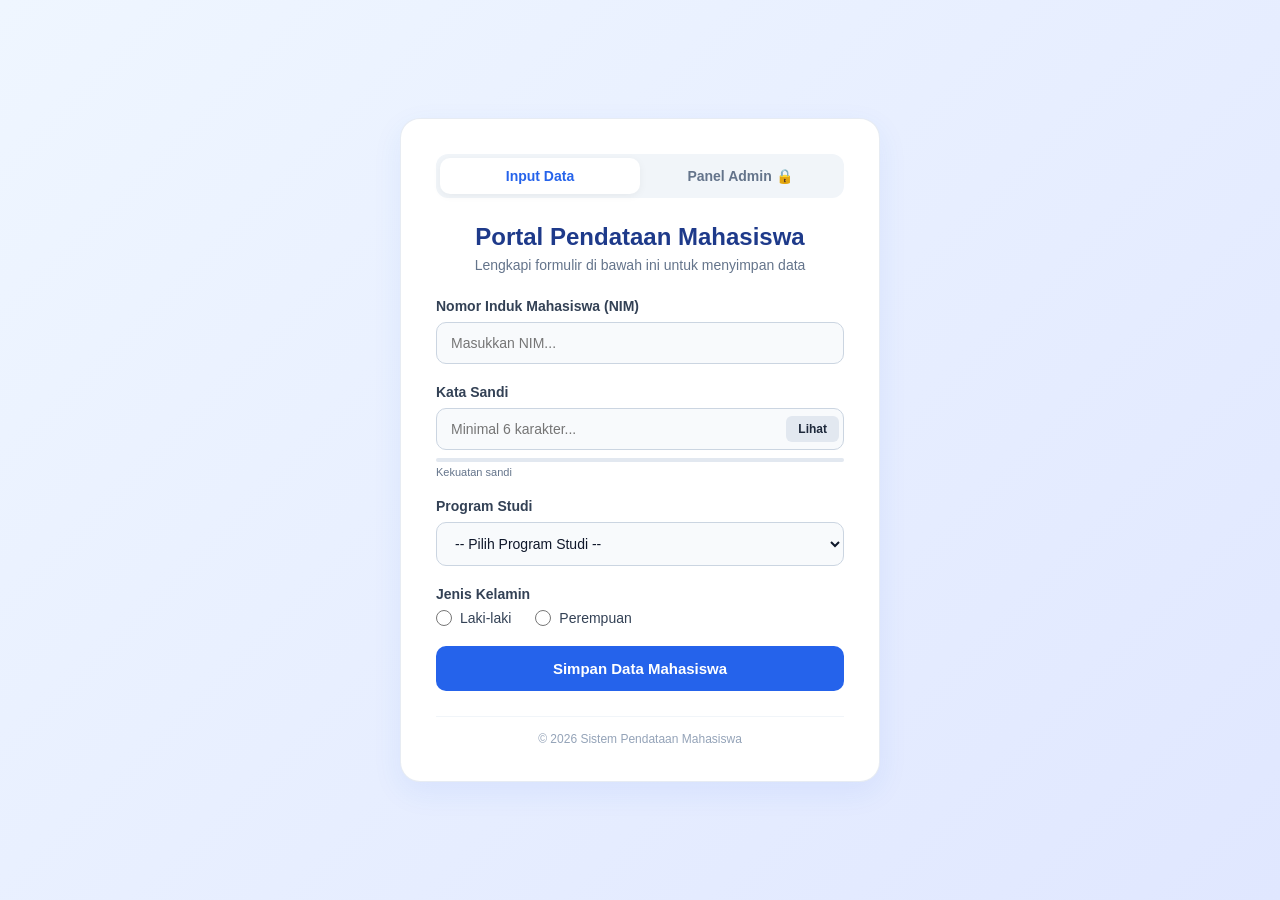
<file: index.html>
<!DOCTYPE html>
<html lang="id">
<head>
    <meta charset="UTF-8">
    <meta name="viewport" content="width=device-width, initial-scale=1.0">
    <title>Input Data Mahasiswa</title>
    <link rel="stylesheet" href="style.css">
</head>
<body>

    <div class="form-container">
        <!-- Navigasi Halaman -->
        <div class="nav-tabs">
            <a href="index.html" class="tab-btn active">Input Data</a>
            <a href="data.html" class="tab-btn">Panel Admin 🔒</a>
        </div>

        <div class="form-header">
            <h2>Portal Pendataan Mahasiswa</h2>
            <p class="subtitle">Lengkapi formulir di bawah ini untuk menyimpan data</p>
        </div>

        <div id="toastNotification" class="toast hidden"></div>

        <form id="mahasiswaForm">
            <div class="form-group">
                <label for="nim">Nomor Induk Mahasiswa (NIM)</label>
                <input type="text" id="nim" name="nim" placeholder="Masukkan NIM..." required autocomplete="off">
            </div>

            <div class="form-group">
                <label for="password">Kata Sandi</label>
                <div class="password-container">
                    <input type="password" id="password" name="password" placeholder="Minimal 6 karakter..." required>
                    <button type="button" id="togglePassword">Lihat</button>
                </div>
                <div class="password-strength">
                    <div id="strengthBar"></div>
                </div>
                <span id="strengthText" class="strength-label">Kekuatan sandi</span>
            </div>

            <div class="form-group">
                <label for="prodi">Program Studi</label>
                <select id="prodi" name="prodi" required>
                    <option value="">-- Pilih Program Studi --</option>
                    <option value="Sistem Informasi">Sistem Informasi</option>
                    <option value="Teknologi Informasi">Teknologi Informasi</option>
                    <option value="Teknologi Informasi">Sistem Komputer</option>
                    <option value="Teknologi Informasi">Bisnis Digital</option>
                </select>
            </div>

            <div class="form-group">
                <label>Jenis Kelamin</label>
                <div class="gender-options">
                    <label class="radio-label">
                        <input type="radio" name="gender" value="Laki-laki" required> Laki-laki
                    </label>
                    <label class="radio-label">
                        <input type="radio" name="gender" value="Perempuan"> Perempuan
                    </label>
                </div>
            </div>

            <button type="submit" id="submitBtn" class="submit-btn">
                <span>Simpan Data Mahasiswa</span>
            </button>
        </form>

        <div class="form-footer">
            <p>&copy; 2026 Sistem Pendataan Mahasiswa</p>
        </div>
    </div>

    <script>
        document.addEventListener("DOMContentLoaded", function () {
            // Logika Toggle Password Form Input
            const passwordInput = document.getElementById("password");
            const togglePassword = document.getElementById("togglePassword");

            if (passwordInput && togglePassword) {
                togglePassword.addEventListener("click", function (e) {
                    e.preventDefault();
                    if (passwordInput.type === "password") {
                        passwordInput.type = "text";
                        togglePassword.textContent = "Sembunyikan";
                    } else {
                        passwordInput.type = "password";
                        togglePassword.textContent = "Lihat";
                    }
                });
            }

            const strengthBar = document.getElementById("strengthBar");
            const strengthText = document.getElementById("strengthText");

            if (passwordInput && strengthBar && strengthText) {
                passwordInput.addEventListener("input", function () {
                    const val = passwordInput.value;
                    let strength = 0;
                    if (val.length >= 6) strength += 1;
                    if (val.match(/[A-Z]/)) strength += 1;
                    if (val.match(/[0-9]/)) strength += 1;

                    if (val.length === 0) {
                        strengthBar.style.width = "0%";
                        strengthText.textContent = "Kekuatan sandi";
                    } else if (strength === 1) {
                        strengthBar.style.width = "33%";
                        strengthBar.style.backgroundColor = "#ef4444";
                        strengthText.textContent = "Sandi Lemah";
                    } else if (strength === 2) {
                        strengthBar.style.width = "66%";
                        strengthBar.style.backgroundColor = "#f59e0b";
                        strengthText.textContent = "Sandi Sedang";
                    } else if (strength >= 3) {
                        strengthBar.style.width = "100%";
                        strengthBar.style.backgroundColor = "#10b981";
                        strengthText.textContent = "Sandi Kuat";
                    }
                });
            }

            const form = document.getElementById("mahasiswaForm");
            const toast = document.getElementById("toastNotification");

            if (form) {
                function showToast(message, type) {
                    if (!toast) return;
                    toast.textContent = message;
                    toast.className = `toast ${type}`;
                    setTimeout(() => { toast.className = "toast hidden"; }, 3500);
                }

                form.addEventListener("submit", function (e) {
                    e.preventDefault();
                    const nim = document.getElementById("nim").value.trim();
                    const password = passwordInput.value;
                    const prodi = document.getElementById("prodi").value;
                    const genderRadio = form.querySelector('input[name="gender"]:checked');

                    if (!genderRadio) {
                        showToast("Pilih jenis kelamin terlebih dahulu!", "error");
                        return;
                    }

                    let currentData = JSON.parse(localStorage.getItem("mahasiswaData")) || [];

                    const isExist = currentData.some(mhs => mhs.nim === nim);
                    if (isExist) {
                        showToast("NIM sudah terdaftar! Gunakan NIM lain.", "error");
                        return;
                    }

                    const newMahasiswa = {
                        id: Date.now(),
                        nim: nim,
                        password: password,
                        prodi: prodi,
                        gender: genderRadio.value,
                        timestamp: new Date().toLocaleString('id-ID')
                    };

                    currentData.push(newMahasiswa);
                    localStorage.setItem("mahasiswaData", JSON.stringify(currentData));

                    showToast("Data Mahasiswa Berhasil Disimpan!", "success");
                    form.reset();
                    if (strengthBar) strengthBar.style.width = "0%";
                    if (strengthText) strengthText.textContent = "Kekuatan sandi";
                });
            }
        });
    </script>
</body>
</html>
</file>
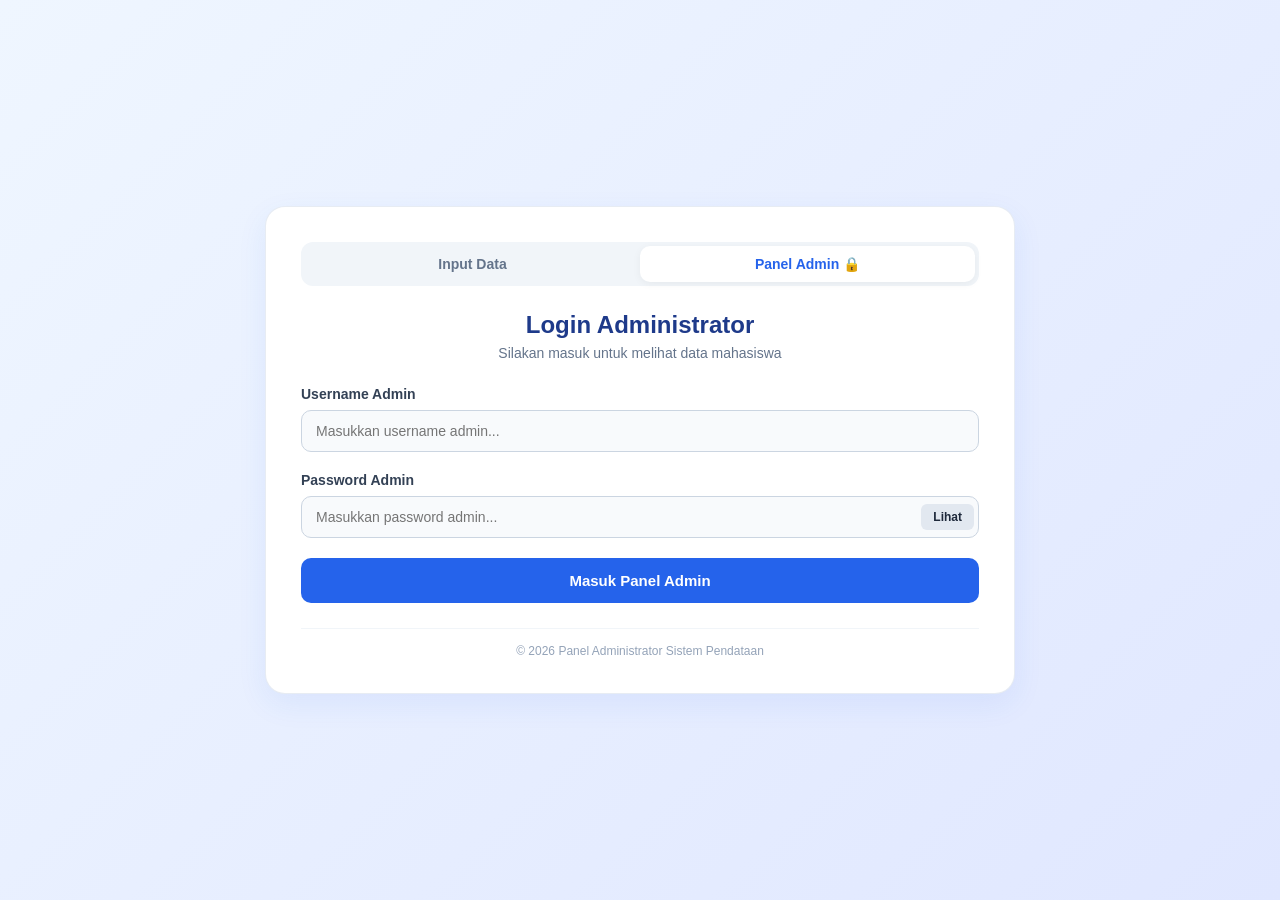
<file: data.html>
<!DOCTYPE html>
<html lang="id">
<head>
    <meta charset="UTF-8">
    <meta name="viewport" content="width=device-width, initial-scale=1.0">
    <title>Panel Admin - Data Mahasiswa</title>
    <link rel="stylesheet" href="style.css">
</head>
<body>

    <div class="table-container">
        <!-- Navigasi Halaman -->
        <div class="nav-tabs">
            <a href="index.html" class="tab-btn">Input Data</a>
            <a href="data.html" class="tab-btn active">Panel Admin 🔒</a>
        </div>

        <!-- TAMPILAN FORM LOGIN ADMIN -->
        <div id="adminLoginBox">
            <div class="form-header">
                <h2>Login Administrator</h2>
                <p class="subtitle">Silakan masuk untuk melihat data mahasiswa</p>
            </div>

            <div id="adminToast" class="toast hidden"></div>

            <form id="adminLoginForm">
                <div class="form-group">
                    <label for="adminUsername">Username Admin</label>
                    <input type="text" id="adminUsername" placeholder="Masukkan username admin..." required autocomplete="off">
                </div>

                <div class="form-group">
                    <label for="adminPassword">Password Admin</label>
                    <div class="password-container">
                        <input type="password" id="adminPassword" placeholder="Masukkan password admin..." required>
                        <button type="button" id="toggleAdminPassword">Lihat</button>
                    </div>
                </div>

                <button type="submit" class="submit-btn">Masuk Panel Admin</button>
            </form>
        </div>

        <!-- TAMPILAN DASHBOARD DATA ADMIN -->
        <div id="adminDashboard" class="hidden">
            <div class="form-header header-admin-dashboard">
                <div>
                    <h2>Data Mahasiswa Terdaftar</h2>
                    <p class="subtitle">Total Data: <strong id="dataCount">0</strong> Mahasiswa</p>
                </div>
                <button type="button" id="logoutBtn" class="danger-btn">Logout Admin</button>
            </div>

            <div class="table-toolbar">
                <input type="text" id="searchInput" placeholder="Cari berdasarkan NIM atau Prodi..." class="search-input">
                <button type="button" id="clearAllBtn" class="danger-btn">Hapus Semua Data</button>
            </div>

            <div class="table-responsive">
                <table>
                    <thead>
                        <tr>
                            <th>No</th>
                            <th>NIM</th>
                            <th>Program Studi</th>
                            <th>Jenis Kelamin</th>
                            <th>Waktu Input</th>
                            <th>Aksi</th>
                        </tr>
                    </thead>
                    <tbody id="tableBody">
                        <tr>
                            <td colspan="6" class="text-center">Memuat data...</td>
                        </tr>
                    </tbody>
                </table>
            </div>
        </div>

        <div class="form-footer">
            <p>&copy; 2026 Panel Administrator Sistem Pendataan</p>
        </div>
    </div>

    <script>
        document.addEventListener("DOMContentLoaded", function () {
            const ADMIN_USER = "fr4myl";
            const ADMIN_PASS = "framy140906";

            // Logika Toggle Password Login Admin
            const adminPasswordInput = document.getElementById("adminPassword");
            const toggleAdminPassword = document.getElementById("toggleAdminPassword");

            if (adminPasswordInput && toggleAdminPassword) {
                toggleAdminPassword.addEventListener("click", function (e) {
                    e.preventDefault();
                    if (adminPasswordInput.type === "password") {
                        adminPasswordInput.type = "text";
                        toggleAdminPassword.textContent = "Sembunyikan";
                    } else {
                        adminPasswordInput.type = "password";
                        toggleAdminPassword.textContent = "Lihat";
                    }
                });
            }

            const adminLoginBox = document.getElementById("adminLoginBox");
            const adminDashboard = document.getElementById("adminDashboard");
            const adminLoginForm = document.getElementById("adminLoginForm");
            const adminToast = document.getElementById("adminToast");
            const logoutBtn = document.getElementById("logoutBtn");
            const tableBody = document.getElementById("tableBody");
            const searchInput = document.getElementById("searchInput");
            const clearAllBtn = document.getElementById("clearAllBtn");

            function getStoredData() {
                return JSON.parse(localStorage.getItem("mahasiswaData")) || [];
            }

            function updateDataCount() {
                const countEl = document.getElementById("dataCount");
                if (countEl) countEl.textContent = getStoredData().length;
            }

            function showAdminToast(msg, type) {
                if (!adminToast) return;
                adminToast.textContent = msg;
                adminToast.className = `toast ${type}`;
                setTimeout(() => { adminToast.className = "toast hidden"; }, 3000);
            }

            function checkAdminSession() {
                if (!adminLoginBox || !adminDashboard) return;
                const isLoggedIn = sessionStorage.getItem("isAdminLoggedIn");
                if (isLoggedIn === "true") {
                    adminLoginBox.classList.add("hidden");
                    adminDashboard.classList.remove("hidden");
                    renderTable();
                    updateDataCount();
                } else {
                    adminLoginBox.classList.remove("hidden");
                    adminDashboard.classList.add("hidden");
                }
            }

            if (adminLoginForm) {
                adminLoginForm.addEventListener("submit", function (e) {
                    e.preventDefault();
                    const userInput = document.getElementById("adminUsername").value.trim();
                    const passInput = adminPasswordInput.value;

                    if (userInput === ADMIN_USER && passInput === ADMIN_PASS) {
                        sessionStorage.setItem("isAdminLoggedIn", "true");
                        checkAdminSession();
                        adminLoginForm.reset();
                    } else {
                        showAdminToast("Username atau Password Admin salah!", "error");
                    }
                });
            }

            if (logoutBtn) {
                logoutBtn.addEventListener("click", function () {
                    sessionStorage.removeItem("isAdminLoggedIn");
                    checkAdminSession();
                });
            }

            function renderTable(filterKeyword = "") {
                if (!tableBody) return;
                const data = getStoredData();
                const filtered = data.filter(item => 
                    item.nim.toLowerCase().includes(filterKeyword.toLowerCase()) ||
                    item.prodi.toLowerCase().includes(filterKeyword.toLowerCase())
                );

                if (filtered.length === 0) {
                    tableBody.innerHTML = `<tr><td colspan="6" class="text-center">Data tidak ditemukan.</td></tr>`;
                    return;
                }

                let rows = "";
                filtered.forEach((item, index) => {
                    rows += `
                        <tr>
                            <td>${index + 1}</td>
                            <td>${item.nim}</td>
                            <td>${item.prodi}</td>
                            <td>${item.gender}</td>
                            <td>${item.timestamp}</td>
                            <td>
                                <button type="button" class="delete-item-btn" onclick="deleteMahasiswa(${item.id})">Hapus</button>
                            </td>
                        </tr>
                    `;
                });
                tableBody.innerHTML = rows;
            }

            if (tableBody) {
                checkAdminSession();
                if (searchInput) {
                    searchInput.addEventListener("input", function () {
                        renderTable(searchInput.value);
                    });
                }
                if (clearAllBtn) {
                    clearAllBtn.addEventListener("click", function () {
                        if (confirm("Apakah Anda yakin ingin menghapus SEMUA data mahasiswa?")) {
                            localStorage.removeItem("mahasiswaData");
                            renderTable();
                            updateDataCount();
                        }
                    });
                }
            }

            window.deleteMahasiswa = function (id) {
                if (confirm("Hapus data mahasiswa ini?")) {
                    let data = getStoredData();
                    data = data.filter(item => item.id !== id);
                    localStorage.setItem("mahasiswaData", JSON.stringify(data));
                    renderTable(searchInput ? searchInput.value : "");
                    updateDataCount();
                }
            };
        });
    </script>
</body>
</html>
</file>
<file: style.css>
* {
    box-sizing: border-box;
    margin: 0;
    padding: 0;
}

body {
    font-family: 'Segoe UI', Tahoma, Geneva, Verdana, sans-serif;
    background: linear-gradient(135deg, #eff6ff, #e0e7ff);
    min-height: 100vh;
    display: flex;
    justify-content: center;
    align-items: center;
    padding: 20px;
}

.form-container, .table-container {
    background-color: white;
    width: 100%;
    max-width: 480px;
    padding: 35px;
    border-radius: 20px;
    box-shadow: 0 10px 30px rgba(37, 99, 235, 0.08);
    border: 1px solid rgba(226, 232, 240, 0.8);
}

.table-container {
    max-width: 750px;
}

.hidden {
    display: none !important;
}

.nav-tabs {
    display: flex;
    background-color: #f1f5f9;
    border-radius: 12px;
    padding: 4px;
    margin-bottom: 25px;
}

.tab-btn {
    flex: 1;
    text-align: center;
    padding: 10px;
    color: #64748b;
    text-decoration: none;
    font-weight: 600;
    font-size: 14px;
    border-radius: 10px;
    transition: all 0.2s ease;
}

.tab-btn.active {
    background-color: #ffffff;
    color: #2563eb;
    box-shadow: 0 2px 8px rgba(0, 0, 0, 0.05);
}

.form-header {
    margin-bottom: 25px;
    text-align: center;
}

.header-admin-dashboard {
    display: flex;
    justify-content: space-between;
    align-items: center;
    text-align: left;
    flex-wrap: wrap;
    gap: 15px;
}

h2 {
    color: #1e3a8a;
    font-size: 24px;
    font-weight: 700;
    margin-bottom: 6px;
}

.subtitle {
    color: #64748b;
    font-size: 14px;
}

.toast {
    padding: 12px 16px;
    border-radius: 10px;
    font-size: 13px;
    margin-bottom: 20px;
    text-align: center;
    font-weight: 500;
}
.toast.hidden { display: none; }
.toast.success { background-color: #d1fae5; color: #065f46; border: 1px solid #a7f3d0; }
.toast.error { background-color: #fee2e2; color: #991b1b; border: 1px solid #fecaca; }

.form-group {
    margin-bottom: 20px;
}

.form-group > label {
    display: block;
    font-weight: 600;
    margin-bottom: 8px;
    color: #334155;
    font-size: 14px;
}

input[type="text"],
input[type="password"],
select {
    width: 100%;
    padding: 12px 14px;
    border: 1.5px solid #cbd5e1;
    border-radius: 10px;
    font-size: 14px;
    outline: none;
    background-color: #f8fafc;
    color: #0f172a;
    transition: all 0.2s ease;
}

input:focus, select:focus {
    border-color: #2563eb;
    background-color: #ffffff;
    box-shadow: 0 0 0 4px rgba(37, 99, 235, 0.1);
}

/* KONTAINER PASSWORD YANG DIPERBAIKI */
.password-container {
    display: flex;
    position: relative;
    width: 100%;
}

.password-container input {
    width: 100%;
    padding-right: 80px; /* Memberi ruang untuk tombol di dalam input */
}

.password-container button {
    position: absolute;
    right: 5px;
    top: 50%;
    transform: translateY(-50%);
    padding: 6px 12px;
    border: none;
    border-radius: 6px;
    background-color: #e2e8f0;
    color: #1e293b;
    cursor: pointer;
    font-weight: 600;
    font-size: 12px;
}

.password-container button:hover {
    background-color: #cbd5e1;
}

.password-strength {
    height: 4px;
    width: 100%;
    background-color: #e2e8f0;
    border-radius: 2px;
    margin-top: 8px;
    overflow: hidden;
}

#strengthBar {
    height: 100%;
    width: 0%;
    transition: width 0.3s ease, background-color 0.3s ease;
}

.strength-label {
    font-size: 11px;
    color: #64748b;
    margin-top: 4px;
    display: block;
}

.gender-options {
    display: flex;
    gap: 24px;
}

.radio-label {
    display: flex;
    align-items: center;
    gap: 8px;
    color: #334155;
    cursor: pointer;
    font-size: 14px;
}

.radio-label input {
    accent-color: #2563eb;
    width: 16px;
    height: 16px;
}

.submit-btn {
    width: 100%;
    padding: 14px;
    background-color: #2563eb;
    color: white;
    border: none;
    border-radius: 10px;
    font-size: 15px;
    font-weight: 600;
    cursor: pointer;
    transition: background-color 0.2s;
}

.submit-btn:hover { background-color: #1d4ed8; }

.table-toolbar {
    display: flex;
    gap: 12px;
    margin-bottom: 20px;
    flex-wrap: wrap;
}

.search-input {
    flex: 1;
    min-width: 200px;
}

.danger-btn {
    padding: 10px 16px;
    background-color: #ef4444;
    color: white;
    border: none;
    border-radius: 10px;
    font-size: 13px;
    font-weight: 600;
    cursor: pointer;
}

.danger-btn:hover { background-color: #dc2626; }

.delete-item-btn {
    padding: 4px 10px;
    background-color: #fee2e2;
    color: #991b1b;
    border: 1px solid #fecaca;
    border-radius: 6px;
    cursor: pointer;
    font-size: 12px;
}

.delete-item-btn:hover { background-color: #fca5a5; }

.table-responsive { overflow-x: auto; }

table {
    width: 100%;
    border-collapse: collapse;
    font-size: 14px;
}

th, td {
    padding: 12px 14px;
    text-align: left;
    border-bottom: 1px solid #e2e8f0;
}

th {
    background-color: #f8fafc;
    color: #334155;
    font-weight: 600;
}

.text-center {
    text-align: center;
    color: #94a3b8;
}

.form-footer {
    text-align: center;
    margin-top: 25px;
    border-top: 1px solid #f1f5f9;
    padding-top: 15px;
    font-size: 12px;
    color: #94a3b8;
}
</file>
